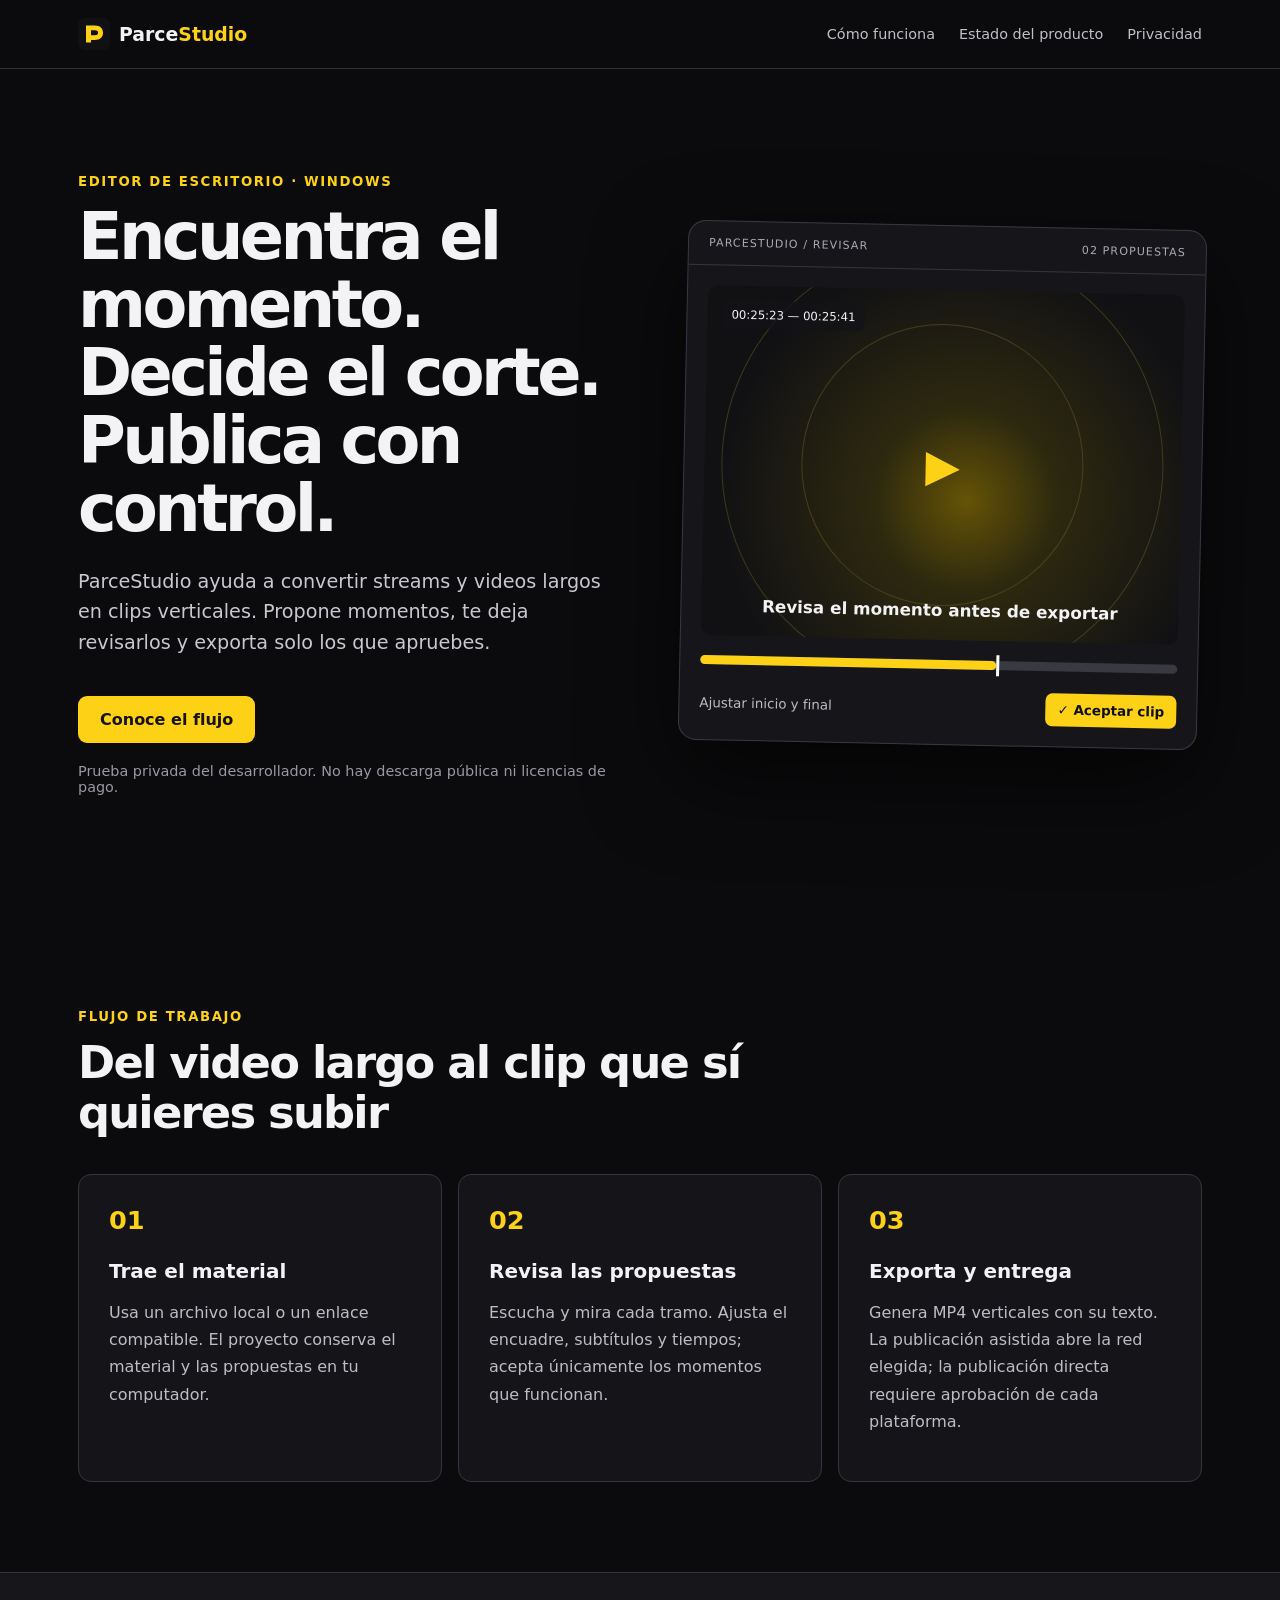
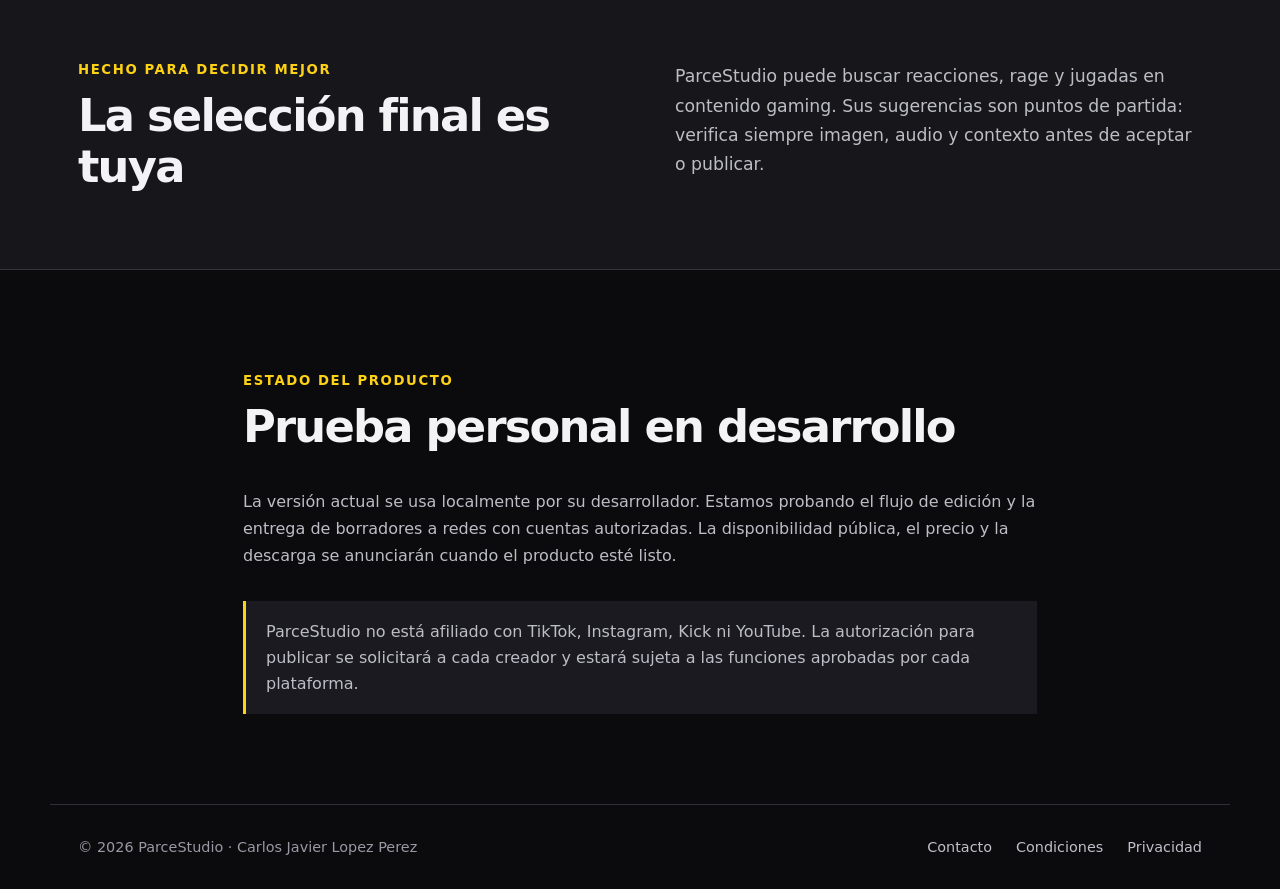
<file: index.html>
<!doctype html>
<html lang="es">
<head>
  <meta charset="utf-8">
  <meta name="viewport" content="width=device-width, initial-scale=1">
  <meta name="description" content="ParceStudio: edición de clips para creadores de video y streams en Windows.">
  <title>ParceStudio — De un stream a clips listos para revisar</title>
  <link rel="icon" href="mark.svg" type="image/svg+xml">
  <link rel="stylesheet" href="site.css">
</head>
<body>
  <header class="bar"><a class="brand" href="index.html"><img src="mark.svg" alt="" width="32" height="32">Parce<span>Studio</span></a><nav aria-label="Principal"><a href="#flujo">Cómo funciona</a><a href="#estado">Estado del producto</a><a href="privacidad.html">Privacidad</a></nav></header>
  <main>
    <section class="hero wrap">
      <div class="intro"><p class="eyebrow">Editor de escritorio · Windows</p><h1>Encuentra el momento. Decide el corte. Publica con control.</h1><p class="lead">ParceStudio ayuda a convertir streams y videos largos en clips verticales. Propone momentos, te deja revisarlos y exporta solo los que apruebes.</p><a class="button" href="#flujo">Conoce el flujo</a><p class="small">Prueba privada del desarrollador. No hay descarga pública ni licencias de pago.</p></div>
      <div class="demo" aria-label="Vista ilustrativa del flujo de edición"><div class="demo-top"><span>PARCESTUDIO / REVISAR</span><span>02 PROPUESTAS</span></div><div class="preview"><span class="preview-tag">00:25:23 — 00:25:41</span><div class="play" aria-hidden="true">▶</div><span class="preview-caption">Revisa el momento antes de exportar</span></div><div class="timeline"><span></span><i></i></div><div class="demo-actions"><span>Ajustar inicio y final</span><strong>✓ Aceptar clip</strong></div></div>
    </section>
    <section id="flujo" class="wrap section"><p class="eyebrow">Flujo de trabajo</p><h2>Del video largo al clip que sí quieres subir</h2><div class="steps"><article><b>01</b><h3>Trae el material</h3><p>Usa un archivo local o un enlace compatible. El proyecto conserva el material y las propuestas en tu computador.</p></article><article><b>02</b><h3>Revisa las propuestas</h3><p>Escucha y mira cada tramo. Ajusta el encuadre, subtítulos y tiempos; acepta únicamente los momentos que funcionan.</p></article><article><b>03</b><h3>Exporta y entrega</h3><p>Genera MP4 verticales con su texto. La publicación asistida abre la red elegida; la publicación directa requiere aprobación de cada plataforma.</p></article></div></section>
    <section class="band"><div class="wrap split"><div><p class="eyebrow">Hecho para decidir mejor</p><h2>La selección final es tuya</h2></div><p>ParceStudio puede buscar reacciones, rage y jugadas en contenido gaming. Sus sugerencias son puntos de partida: verifica siempre imagen, audio y contexto antes de aceptar o publicar.</p></div></section>
    <section id="estado" class="wrap section state"><p class="eyebrow">Estado del producto</p><h2>Prueba personal en desarrollo</h2><p>La versión actual se usa localmente por su desarrollador. Estamos probando el flujo de edición y la entrega de borradores a redes con cuentas autorizadas. La disponibilidad pública, el precio y la descarga se anunciarán cuando el producto esté listo.</p><div class="notice">ParceStudio no está afiliado con TikTok, Instagram, Kick ni YouTube. La autorización para publicar se solicitará a cada creador y estará sujeta a las funciones aprobadas por cada plataforma.</div></section>
  </main>
  <footer class="wrap"><span>© 2026 ParceStudio · Carlos Javier Lopez Perez</span><nav aria-label="Legal"><a href="mailto:donlopezpa@gmail.com">Contacto</a><a href="terminos.html">Condiciones</a><a href="privacidad.html">Privacidad</a></nav></footer>
</body>
</html>
</file>
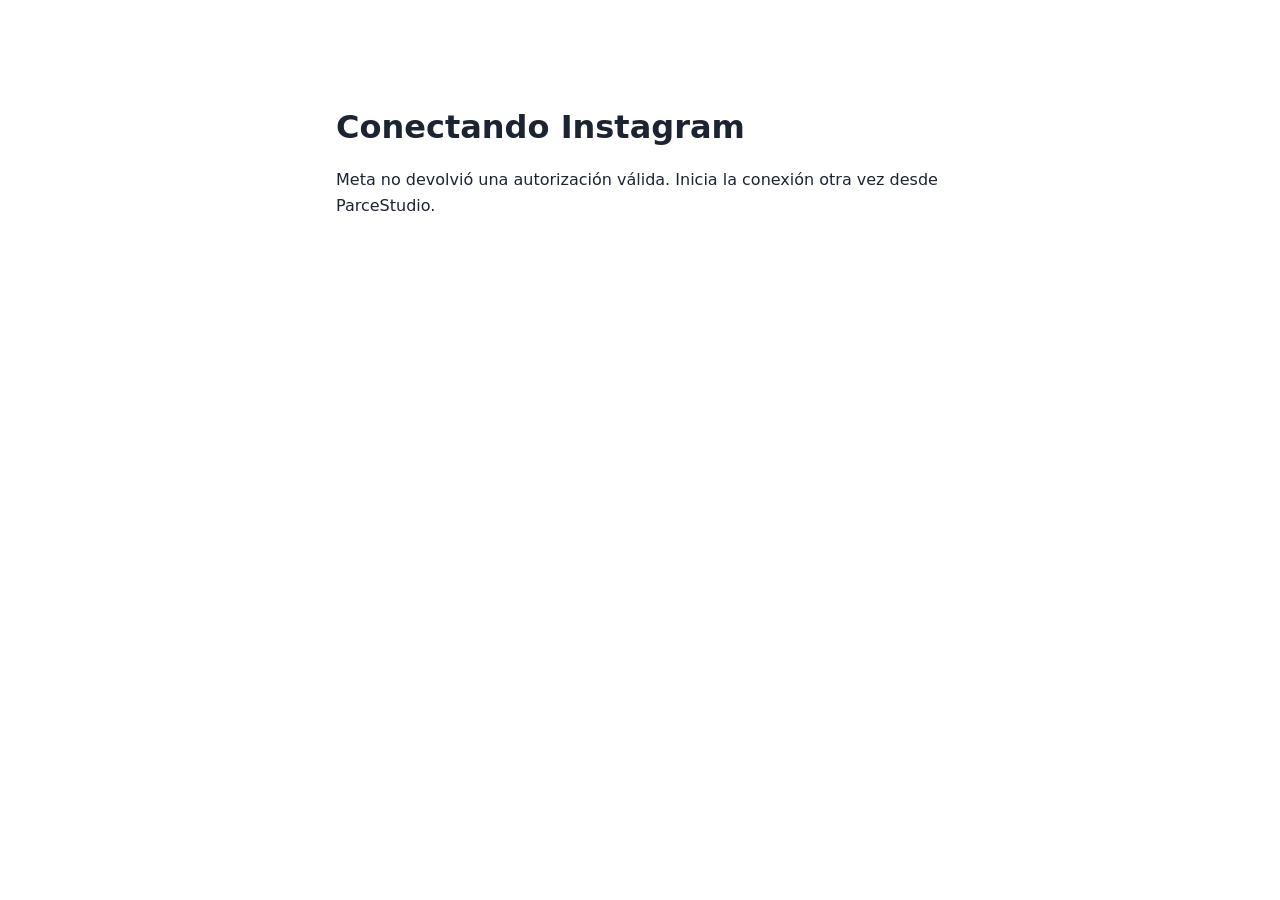
<file: facebook-callback.html>
<!doctype html>
<html lang="es">
<head>
  <meta charset="utf-8">
  <meta name="viewport" content="width=device-width, initial-scale=1">
  <meta name="referrer" content="no-referrer">
  <meta http-equiv="Content-Security-Policy" content="default-src 'none'; script-src 'unsafe-inline'; style-src 'unsafe-inline'; base-uri 'none'; form-action 'none'">
  <title>Conectando Instagram · ParceStudio</title>
  <style>body{font:16px system-ui,sans-serif;max-width:38rem;margin:12vh auto;padding:0 1.5rem;color:#1c2432}a{color:#2563eb}p{line-height:1.6}</style>
</head>
<body>
  <h1>Conectando Instagram</h1>
  <p id="message">Devolviendo la autorización a ParceStudio en este computador…</p>
  <p><a id="fallback" hidden>Volver a ParceStudio</a></p>
  <script>
    (() => {
      const params = new URLSearchParams(location.search);
      const state = params.get('state') || '';
      const code = params.get('code') || '';
      const error = params.get('error') || '';
      const message = document.getElementById('message');
      history.replaceState(null, '', location.pathname);
      if (!state || state.length > 512 || (!code && !error) || code.length > 2048 || error.length > 200) {
        message.textContent = 'Meta no devolvió una autorización válida. Inicia la conexión otra vez desde ParceStudio.';
        return;
      }
      const local = new URL('http://127.0.0.1:8000/api/proposals/plataformas/instagram/facebook/callback');
      local.searchParams.set('state', state);
      if (code) local.searchParams.set('code', code);
      else local.searchParams.set('error', error);
      const fallback = document.getElementById('fallback');
      fallback.href = local.href;
      fallback.hidden = false;
      location.replace(local.href);
    })();
  </script>
</body>
</html>
</file>
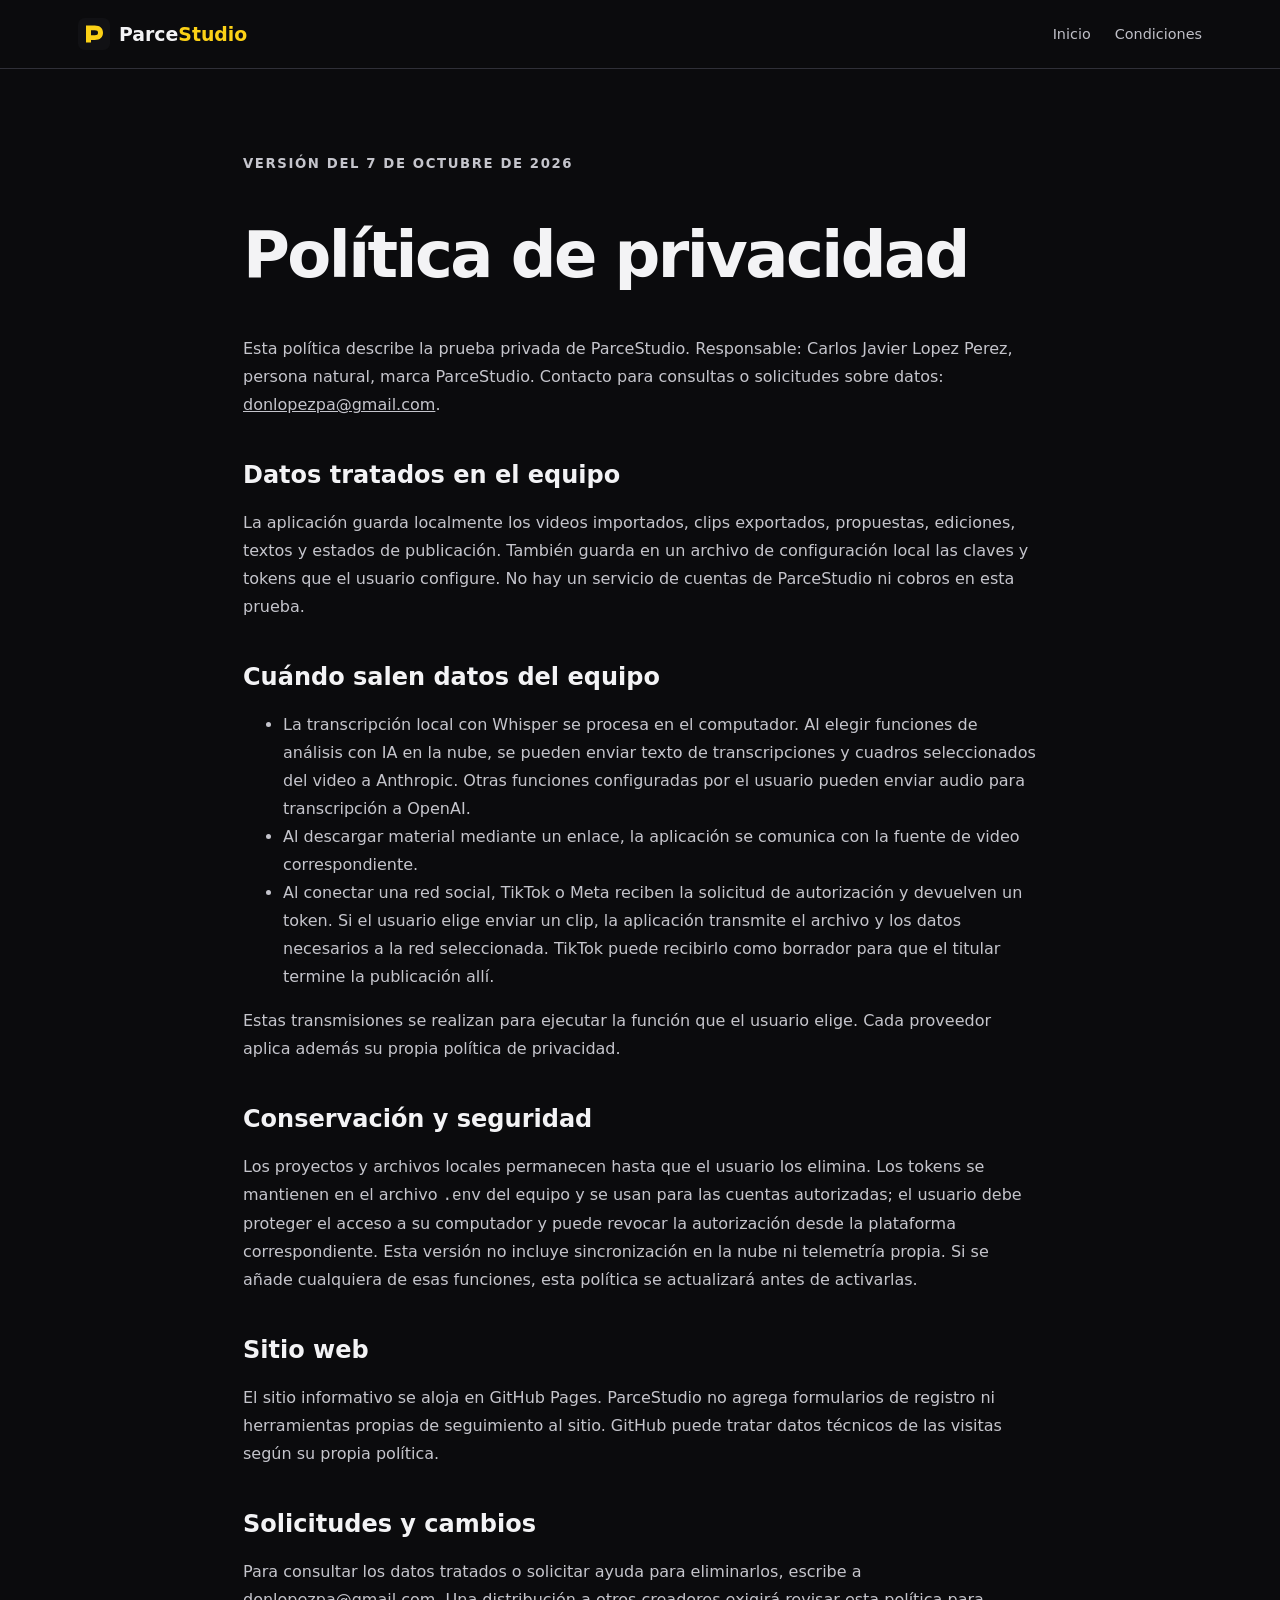
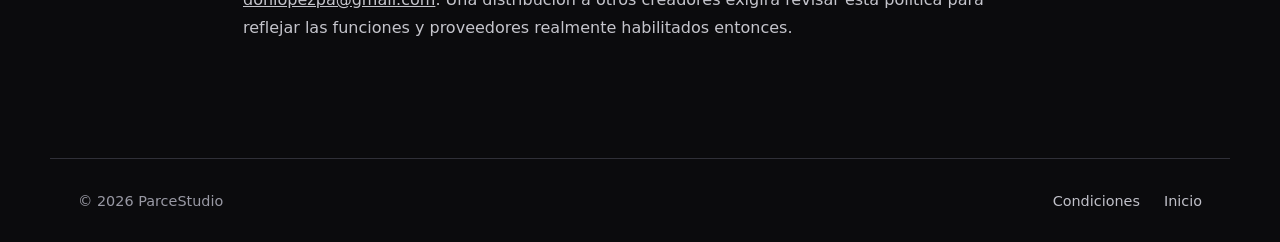
<file: privacidad.html>
<!doctype html>
<html lang="es">
<head>
  <meta charset="utf-8"><meta name="viewport" content="width=device-width,initial-scale=1">
  <title>Política de privacidad — ParceStudio</title>
  <meta name="description" content="Cómo trata los datos la prueba privada de ParceStudio.">
  <link rel="icon" href="mark.svg" type="image/svg+xml"><link rel="stylesheet" href="site.css">
</head>
<body>
  <header class="bar"><a class="brand" href="index.html"><img src="mark.svg" alt="" width="32" height="32">Parce<span>Studio</span></a><nav aria-label="Principal"><a href="index.html">Inicio</a><a href="terminos.html">Condiciones</a></nav></header>
  <main class="wrap legal">
    <p class="eyebrow">Versión del 7 de octubre de 2026</p><h1>Política de privacidad</h1>
    <p>Esta política describe la prueba privada de ParceStudio. Responsable: Carlos Javier Lopez Perez, persona natural, marca ParceStudio. Contacto para consultas o solicitudes sobre datos: <a href="mailto:donlopezpa@gmail.com">donlopezpa@gmail.com</a>.</p>
    <h2>Datos tratados en el equipo</h2>
    <p>La aplicación guarda localmente los videos importados, clips exportados, propuestas, ediciones, textos y estados de publicación. También guarda en un archivo de configuración local las claves y tokens que el usuario configure. No hay un servicio de cuentas de ParceStudio ni cobros en esta prueba.</p>
    <h2>Cuándo salen datos del equipo</h2>
    <ul>
      <li>La transcripción local con Whisper se procesa en el computador. Al elegir funciones de análisis con IA en la nube, se pueden enviar texto de transcripciones y cuadros seleccionados del video a Anthropic. Otras funciones configuradas por el usuario pueden enviar audio para transcripción a OpenAI.</li>
      <li>Al descargar material mediante un enlace, la aplicación se comunica con la fuente de video correspondiente.</li>
      <li>Al conectar una red social, TikTok o Meta reciben la solicitud de autorización y devuelven un token. Si el usuario elige enviar un clip, la aplicación transmite el archivo y los datos necesarios a la red seleccionada. TikTok puede recibirlo como borrador para que el titular termine la publicación allí.</li>
    </ul>
    <p>Estas transmisiones se realizan para ejecutar la función que el usuario elige. Cada proveedor aplica además su propia política de privacidad.</p>
    <h2>Conservación y seguridad</h2>
    <p>Los proyectos y archivos locales permanecen hasta que el usuario los elimina. Los tokens se mantienen en el archivo <code>.env</code> del equipo y se usan para las cuentas autorizadas; el usuario debe proteger el acceso a su computador y puede revocar la autorización desde la plataforma correspondiente. Esta versión no incluye sincronización en la nube ni telemetría propia. Si se añade cualquiera de esas funciones, esta política se actualizará antes de activarlas.</p>
    <h2>Sitio web</h2>
    <p>El sitio informativo se aloja en GitHub Pages. ParceStudio no agrega formularios de registro ni herramientas propias de seguimiento al sitio. GitHub puede tratar datos técnicos de las visitas según su propia política.</p>
    <h2>Solicitudes y cambios</h2>
    <p>Para consultar los datos tratados o solicitar ayuda para eliminarlos, escribe a <a href="mailto:donlopezpa@gmail.com">donlopezpa@gmail.com</a>. Una distribución a otros creadores exigirá revisar esta política para reflejar las funciones y proveedores realmente habilitados entonces.</p>
  </main>
  <footer class="wrap"><span>© 2026 ParceStudio</span><nav aria-label="Legal"><a href="terminos.html">Condiciones</a><a href="index.html">Inicio</a></nav></footer>
</body></html>
</file>
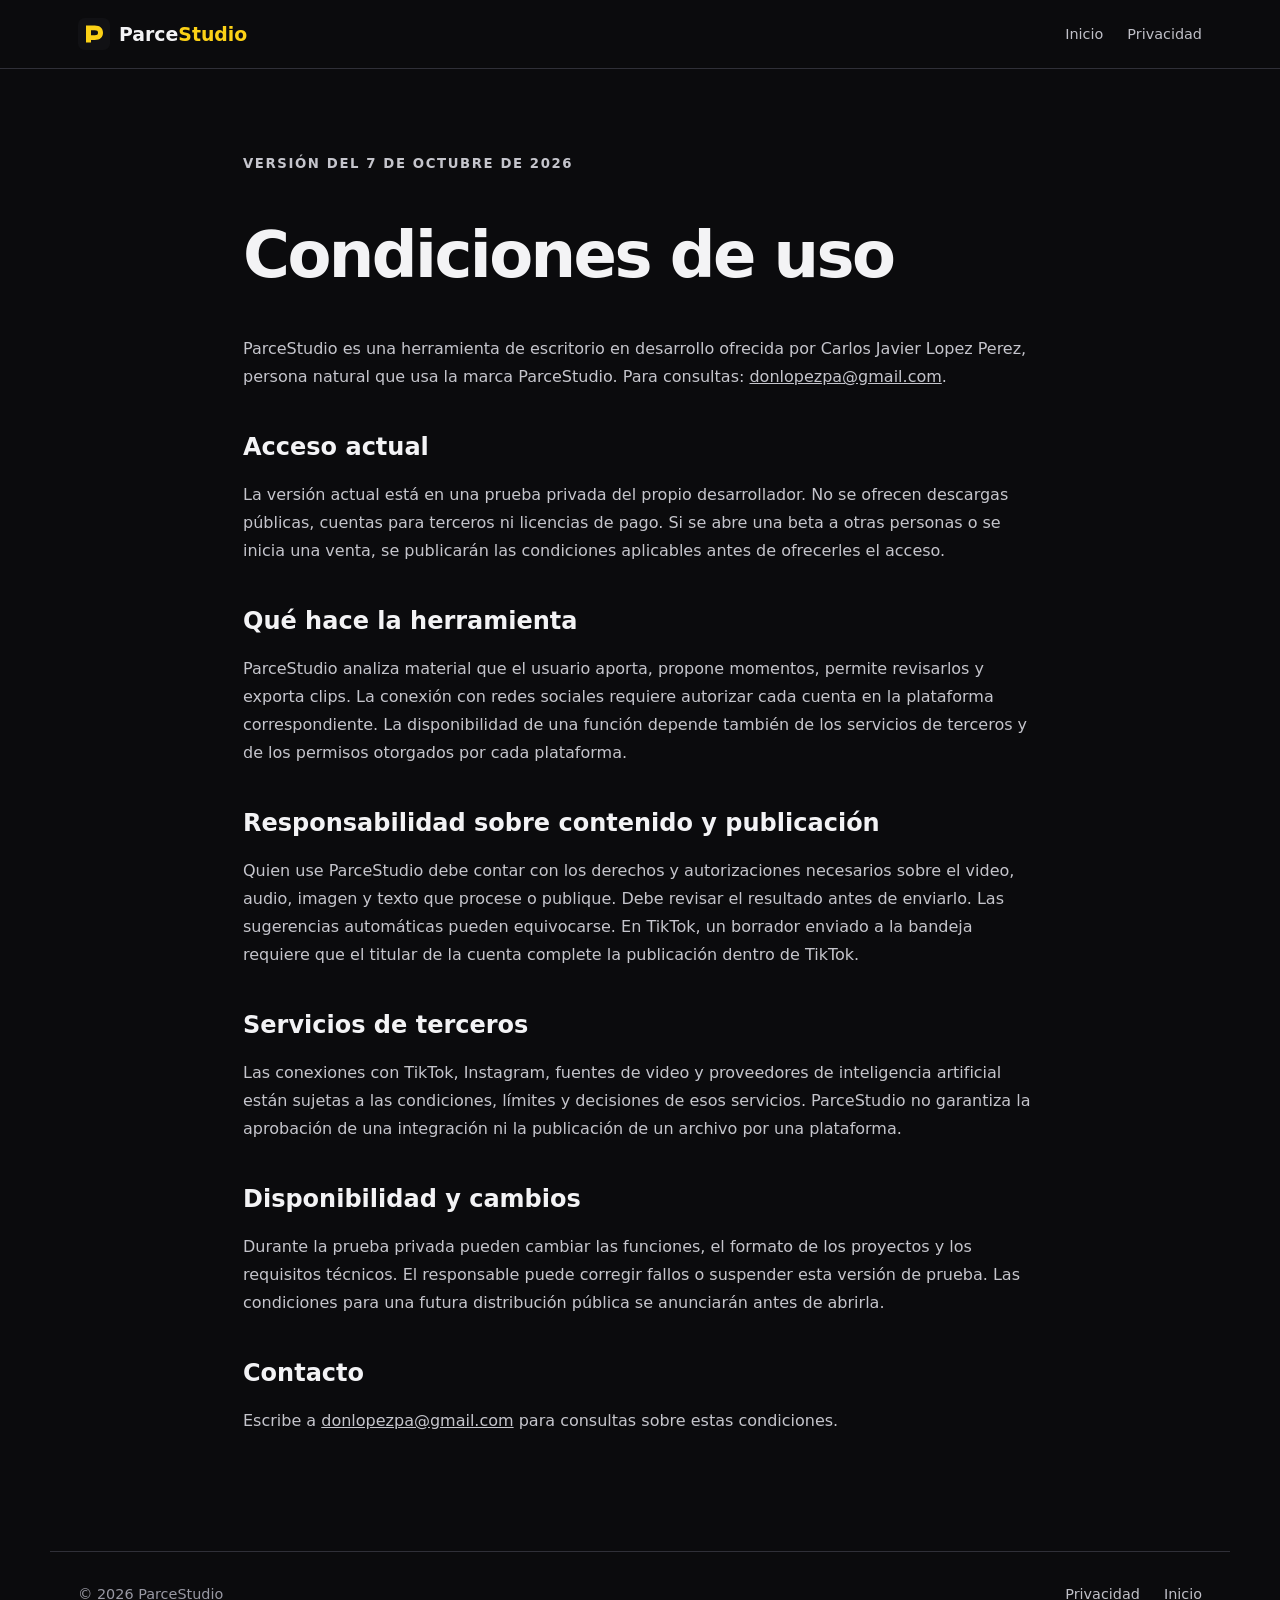
<file: terminos.html>
<!doctype html>
<html lang="es">
<head>
  <meta charset="utf-8"><meta name="viewport" content="width=device-width,initial-scale=1">
  <title>Condiciones de uso — ParceStudio</title>
  <meta name="description" content="Condiciones de uso de la prueba privada de ParceStudio.">
  <link rel="icon" href="mark.svg" type="image/svg+xml"><link rel="stylesheet" href="site.css">
</head>
<body>
  <header class="bar"><a class="brand" href="index.html"><img src="mark.svg" alt="" width="32" height="32">Parce<span>Studio</span></a><nav aria-label="Principal"><a href="index.html">Inicio</a><a href="privacidad.html">Privacidad</a></nav></header>
  <main class="wrap legal">
    <p class="eyebrow">Versión del 7 de octubre de 2026</p><h1>Condiciones de uso</h1>
    <p>ParceStudio es una herramienta de escritorio en desarrollo ofrecida por Carlos Javier Lopez Perez, persona natural que usa la marca ParceStudio. Para consultas: <a href="mailto:donlopezpa@gmail.com">donlopezpa@gmail.com</a>.</p>
    <h2>Acceso actual</h2>
    <p>La versión actual está en una prueba privada del propio desarrollador. No se ofrecen descargas públicas, cuentas para terceros ni licencias de pago. Si se abre una beta a otras personas o se inicia una venta, se publicarán las condiciones aplicables antes de ofrecerles el acceso.</p>
    <h2>Qué hace la herramienta</h2>
    <p>ParceStudio analiza material que el usuario aporta, propone momentos, permite revisarlos y exporta clips. La conexión con redes sociales requiere autorizar cada cuenta en la plataforma correspondiente. La disponibilidad de una función depende también de los servicios de terceros y de los permisos otorgados por cada plataforma.</p>
    <h2>Responsabilidad sobre contenido y publicación</h2>
    <p>Quien use ParceStudio debe contar con los derechos y autorizaciones necesarios sobre el video, audio, imagen y texto que procese o publique. Debe revisar el resultado antes de enviarlo. Las sugerencias automáticas pueden equivocarse. En TikTok, un borrador enviado a la bandeja requiere que el titular de la cuenta complete la publicación dentro de TikTok.</p>
    <h2>Servicios de terceros</h2>
    <p>Las conexiones con TikTok, Instagram, fuentes de video y proveedores de inteligencia artificial están sujetas a las condiciones, límites y decisiones de esos servicios. ParceStudio no garantiza la aprobación de una integración ni la publicación de un archivo por una plataforma.</p>
    <h2>Disponibilidad y cambios</h2>
    <p>Durante la prueba privada pueden cambiar las funciones, el formato de los proyectos y los requisitos técnicos. El responsable puede corregir fallos o suspender esta versión de prueba. Las condiciones para una futura distribución pública se anunciarán antes de abrirla.</p>
    <h2>Contacto</h2><p>Escribe a <a href="mailto:donlopezpa@gmail.com">donlopezpa@gmail.com</a> para consultas sobre estas condiciones.</p>
  </main>
  <footer class="wrap"><span>© 2026 ParceStudio</span><nav aria-label="Legal"><a href="privacidad.html">Privacidad</a><a href="index.html">Inicio</a></nav></footer>
</body></html>
</file>
<file: site.css>
:root{font-family:Segoe UI,system-ui,sans-serif;color:#f3f3f5;background:#0b0b0d;font-size:16px}*{box-sizing:border-box}html{scroll-behavior:smooth}body{margin:0}a{color:inherit}.wrap{max-width:1180px;padding-inline:28px;margin:auto}.bar{display:flex;align-items:center;justify-content:space-between;gap:24px;padding:18px max(28px,calc((100vw - 1124px)/2));border-bottom:1px solid #303038}.brand{display:flex;align-items:center;gap:9px;font-weight:750;text-decoration:none;font-size:1.18rem}.brand span{color:#fcd116;margin-left:-9px}.bar nav,footer nav{display:flex;flex-wrap:wrap;gap:24px}.bar nav a,footer a{font-size:.9rem;color:#c0c0c8;text-decoration:none}.bar nav a:hover,footer a:hover{color:#fcd116}.hero{display:grid;grid-template-columns:1.02fr .98fr;align-items:center;gap:65px;padding-block:92px 96px}.eyebrow{color:#fcd116;font-size:.83rem;font-weight:700;letter-spacing:.12em;text-transform:uppercase}.hero h1{font-size:clamp(3rem,5.1vw,5.1rem);line-height:1.04;letter-spacing:-.055em;margin:14px 0 24px}.lead{font-size:1.2rem;line-height:1.6;color:#c8c8d0;max-width:58ch}.button{display:inline-block;background:#fcd116;color:#181300;padding:14px 22px;border-radius:9px;text-decoration:none;font-weight:700;margin-top:18px}.button:hover{background:#ffe24a}.small{color:#9999a4;font-size:.9rem;margin-top:20px}.demo{border:1px solid #393943;background:#16161a;border-radius:18px;box-shadow:0 35px 90px #0009;overflow:hidden;transform:rotate(1.2deg)}.demo-top{display:flex;justify-content:space-between;gap:8px;padding:15px 20px;font-size:.69rem;letter-spacing:.1em;color:#aaaab4;border-bottom:1px solid #35353d}.preview{height:350px;margin:20px;border-radius:10px;position:relative;background:radial-gradient(circle at 55% 60%,#655306 0,#2d290f 27%,#111114 73%);display:grid;place-items:center;overflow:hidden}.preview:before,.preview:after{content:"";position:absolute;border:1px solid #78672670;border-radius:50%;width:440px;height:440px}.preview:after{width:280px;height:280px}.preview-tag{position:absolute;top:15px;left:15px;background:#131317cc;border-radius:6px;padding:7px 9px;font-size:.73rem;z-index:1}.play{font-size:2.8rem;color:#fcd116;z-index:1}.preview-caption{position:absolute;bottom:20px;left:20px;right:20px;text-align:center;font-weight:700;font-size:1.05rem;z-index:1}.timeline{height:9px;background:#393941;margin:0 20px 22px;position:relative;border-radius:9px}.timeline span{display:block;width:62%;height:100%;background:#fcd116;border-radius:9px}.timeline i{display:block;position:absolute;left:62%;top:-6px;width:3px;height:21px;background:white}.demo-actions{display:flex;justify-content:space-between;gap:10px;align-items:center;margin:0 20px 20px;color:#bcbcc4;font-size:.84rem}.demo-actions strong{color:#101010;background:#fcd116;border-radius:7px;padding:9px 12px}.section{padding-block:90px}.section h2,.band h2{font-size:clamp(2rem,3.5vw,3.15rem);letter-spacing:-.04em;line-height:1.13;max-width:720px;margin:14px 0 35px}.steps{display:grid;grid-template-columns:repeat(3,1fr);gap:16px}.steps article{border:1px solid #35353d;border-radius:13px;background:#151519;padding:30px}.steps b{font-size:1.6rem;color:#fcd116}.steps h3{font-size:1.25rem;margin:24px 0 10px}.steps p,.state>p:not(.eyebrow),.split>p{color:#bdbdc6;line-height:1.7}.band{background:#17171b;border-block:1px solid #34343d}.split{display:grid;grid-template-columns:1fr 1fr;align-items:center;gap:70px;padding-block:72px}.split h2{margin-bottom:0}.split>p{font-size:1.08rem}.state{max-width:850px}.notice{background:#1a1a20;border-left:3px solid #fcd116;padding:18px 20px;color:#bdbdc6;line-height:1.6;margin-top:32px}footer{display:flex;justify-content:space-between;gap:20px;padding-block:34px;border-top:1px solid #303038;color:#9999a4;font-size:.9rem}.legal{max-width:850px;padding-block:70px 100px}.legal h1{font-size:clamp(2.4rem,5vw,4rem);letter-spacing:-.04em}.legal h2{margin-top:42px}.legal p,.legal li{color:#c5c5cc;line-height:1.75}.draft{padding:14px 18px;background:#332a10;border:1px solid #8b7420;border-radius:9px;color:#f6e3a3!important}@media(max-width:800px){.bar{padding:16px 22px}.bar nav{gap:12px}.hero,.split{grid-template-columns:1fr;gap:35px}.hero{padding-block:65px}.demo{transform:none}.steps{grid-template-columns:1fr}.section{padding-block:60px}}@media(max-width:560px){.wrap{padding-inline:20px}.bar{flex-wrap:wrap}.bar nav{width:100%;justify-content:space-between}.bar nav a{font-size:.78rem}.hero h1{font-size:3rem}.preview{height:260px}footer{flex-direction:column}}
</file>
